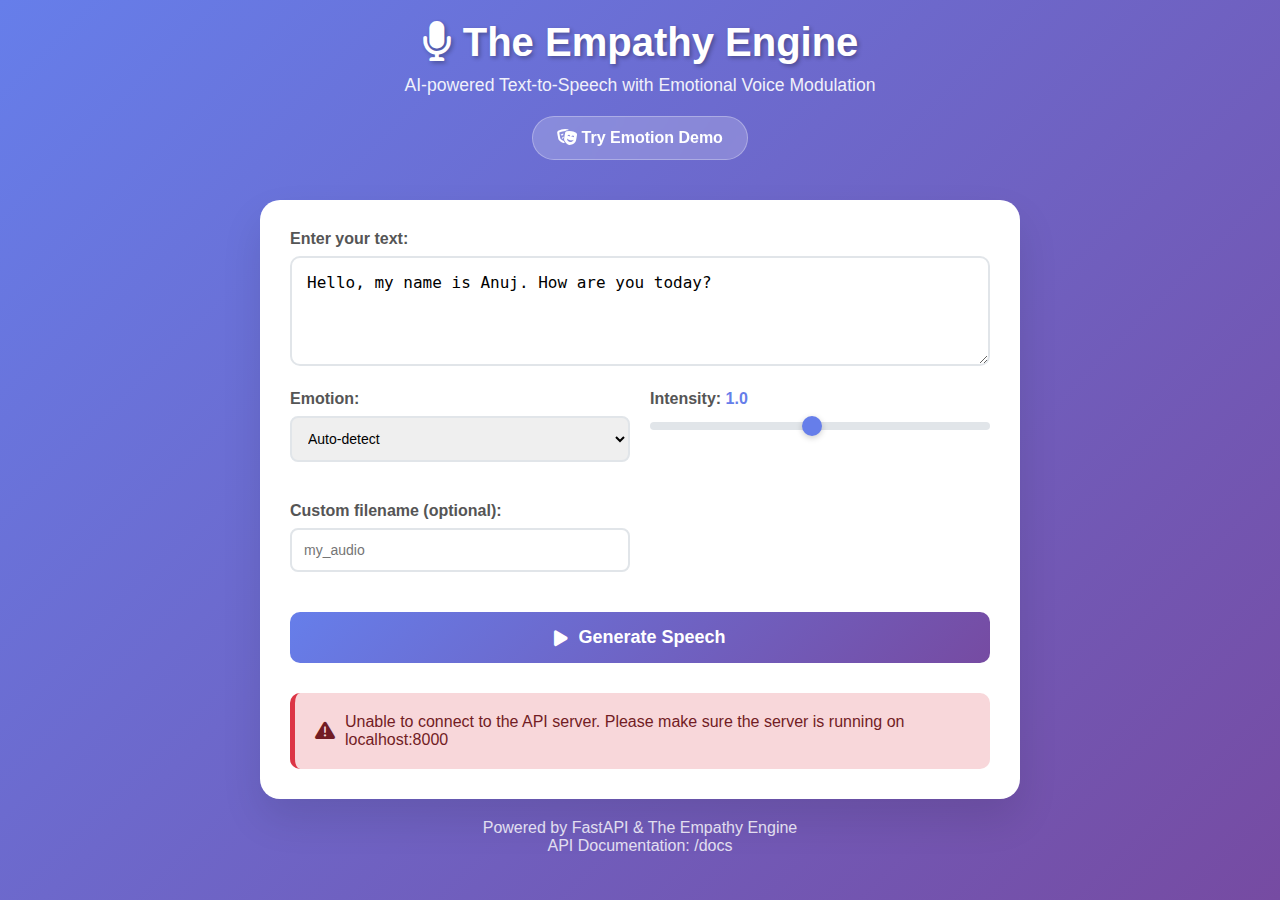
<file: static/index.html>
<!DOCTYPE html>
<html lang="en">
<head>
    <meta charset="UTF-8">
    <meta name="viewport" content="width=device-width, initial-scale=1.0">
    <title>The Empathy Engine - AI Voice Synthesis</title>
    <link rel="stylesheet" href="style.css">
    <link href="https://cdnjs.cloudflare.com/ajax/libs/font-awesome/6.0.0/css/all.min.css" rel="stylesheet">
</head>
<body>
    <div class="container">
        <header class="header">
            <h1><i class="fas fa-microphone"></i> The Empathy Engine</h1>
            <p>AI-powered Text-to-Speech with Emotional Voice Modulation</p>
            <div class="header-links">
                <a href="/demo" class="demo-link">
                    <i class="fas fa-theater-masks"></i> Try Emotion Demo
                </a>
            </div>
        </header>

        <main class="main-content">
            <div class="input-section">
                <div class="form-group">
                    <label for="textInput">Enter your text:</label>
                    <textarea 
                        id="textInput" 
                        placeholder="Type your message here... (e.g., Hello, my name is Anuj. How are you today?)"
                        rows="4"
                    ></textarea>
                </div>

                <div class="controls">
                    <div class="form-group">
                        <label for="emotionSelect">Emotion:</label>
                        <select id="emotionSelect">
                            <option value="">Auto-detect</option>
                            <option value="joy">Joy - Happy, cheerful</option>
                            <option value="sadness">Sadness - Somber, melancholic</option>
                            <option value="anger">Anger - Intense, forceful</option>
                            <option value="fear">Fear - Anxious, nervous</option>
                            <option value="surprise">Surprise - Excited, astonished</option>
                            <option value="disgust">Disgust - Contemptuous, dismissive</option>
                            <option value="neutral">Neutral - Calm, professional</option>
                        </select>
                    </div>

                    <div class="form-group">
                        <label for="intensitySlider">Intensity: <span id="intensityValue">1.0</span></label>
                        <input 
                            type="range" 
                            id="intensitySlider" 
                            min="0.1" 
                            max="2.0" 
                            step="0.1" 
                            value="1.0"
                        >
                    </div>

                    <div class="form-group">
                        <label for="filenameInput">Custom filename (optional):</label>
                        <input 
                            type="text" 
                            id="filenameInput" 
                            placeholder="my_audio"
                        >
                    </div>
                </div>

                <button id="generateBtn" class="generate-btn">
                    <i class="fas fa-play"></i> Generate Speech
                </button>
            </div>

            <div class="output-section" id="outputSection" style="display: none;">
                <div class="result-card">
                    <h3><i class="fas fa-check-circle"></i> Speech Generated Successfully!</h3>
                    <div class="result-details">
                        <div class="detail-item">
                            <strong>Emotion Detected:</strong>
                            <span id="detectedEmotion" class="emotion-badge"></span>
                        </div>
                        <div class="detail-item">
                            <strong>Vocal Parameters:</strong>
                            <div class="params">
                                <span>Rate: <span id="rateValue"></span>x</span>
                                <span>Pitch: <span id="pitchValue"></span>x</span>
                                <span>Volume: <span id="volumeValue"></span></span>
                            </div>
                        </div>
                        <div class="detail-item">
                            <strong>Audio File:</strong>
                            <span id="audioFilename"></span>
                        </div>
                    </div>
                    <div class="audio-controls">
                        <button id="playBtn" class="play-btn">
                            <i class="fas fa-play"></i> Play Audio
                        </button>
                        <button id="downloadBtn" class="download-btn">
                            <i class="fas fa-download"></i> Download
                        </button>
                    </div>
                </div>
            </div>

            <div class="loading" id="loading" style="display: none;">
                <div class="spinner"></div>
                <p>Generating your emotional speech...</p>
            </div>

            <div class="error" id="error" style="display: none;">
                <i class="fas fa-exclamation-triangle"></i>
                <p id="errorMessage"></p>
            </div>
        </main>

        <footer class="footer">
            <p>Powered by FastAPI & The Empathy Engine</p>
            <p>API Documentation: <a href="/docs" target="_blank">/docs</a></p>
        </footer>
    </div>

    <audio id="audioPlayer" preload="none"></audio>
    <script src="script.js"></script>
</body>
</html>
</file>
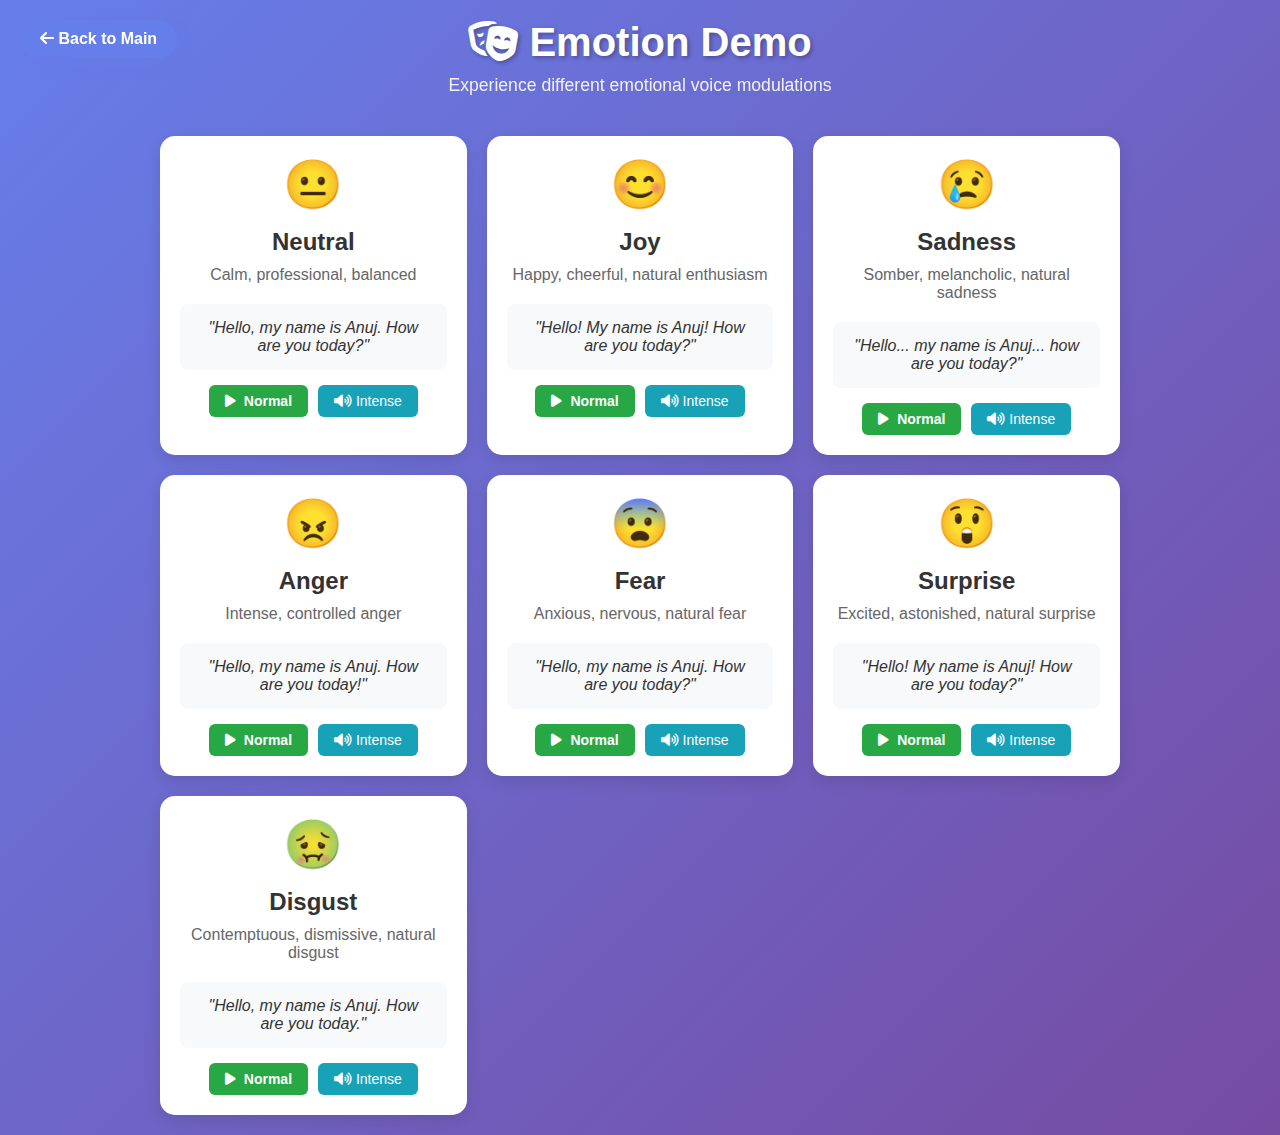
<file: static/demo.html>
<!DOCTYPE html>
<html lang="en">
<head>
    <meta charset="UTF-8">
    <meta name="viewport" content="width=device-width, initial-scale=1.0">
    <title>Emotion Demo - The Empathy Engine</title>
    <link rel="stylesheet" href="style.css">
    <link href="https://cdnjs.cloudflare.com/ajax/libs/font-awesome/6.0.0/css/all.min.css" rel="stylesheet">
    <style>
        .demo-container {
            max-width: 1000px;
            margin: 0 auto;
            padding: 20px;
        }
        
        .emotion-grid {
            display: grid;
            grid-template-columns: repeat(auto-fit, minmax(300px, 1fr));
            gap: 20px;
            margin-top: 30px;
        }
        
        .emotion-card {
            background: white;
            border-radius: 15px;
            padding: 20px;
            box-shadow: 0 5px 15px rgba(0,0,0,0.1);
            text-align: center;
            transition: transform 0.2s ease;
        }
        
        .emotion-card:hover {
            transform: translateY(-5px);
        }
        
        .emotion-icon {
            font-size: 3rem;
            margin-bottom: 15px;
        }
        
        .emotion-title {
            font-size: 1.5rem;
            font-weight: bold;
            margin-bottom: 10px;
            color: #333;
        }
        
        .emotion-description {
            color: #666;
            margin-bottom: 20px;
        }
        
        .demo-text {
            background: #f8f9fa;
            padding: 15px;
            border-radius: 8px;
            margin-bottom: 15px;
            font-style: italic;
        }
        
        .demo-controls {
            display: flex;
            gap: 10px;
            justify-content: center;
            flex-wrap: wrap;
        }
        
        .demo-btn {
            padding: 8px 16px;
            border: none;
            border-radius: 6px;
            cursor: pointer;
            font-size: 14px;
            transition: all 0.2s ease;
        }
        
        .play-btn {
            background: #28a745;
            color: white;
        }
        
        .play-btn:hover {
            background: #218838;
        }
        
        .intensity-btn {
            background: #17a2b8;
            color: white;
        }
        
        .intensity-btn:hover {
            background: #138496;
        }
        
        .back-btn {
            position: fixed;
            top: 20px;
            left: 20px;
            background: #667eea;
            color: white;
            padding: 10px 20px;
            border-radius: 25px;
            text-decoration: none;
            font-weight: 600;
            box-shadow: 0 5px 15px rgba(102, 126, 234, 0.3);
            transition: all 0.2s ease;
        }
        
        .back-btn:hover {
            transform: translateY(-2px);
            box-shadow: 0 8px 20px rgba(102, 126, 234, 0.4);
        }
    </style>
</head>
<body>
    <a href="/" class="back-btn">
        <i class="fas fa-arrow-left"></i> Back to Main
    </a>
    
    <div class="demo-container">
        <header class="header">
            <h1><i class="fas fa-theater-masks"></i> Emotion Demo</h1>
            <p>Experience different emotional voice modulations</p>
        </header>

        <div class="emotion-grid">
            <div class="emotion-card" data-emotion="neutral">
                <div class="emotion-icon">😐</div>
                <div class="emotion-title">Neutral</div>
                <div class="emotion-description">Calm, professional, balanced</div>
                <div class="demo-text">"Hello, my name is Anuj. How are you today?"</div>
                <div class="demo-controls">
                    <button class="demo-btn play-btn" onclick="playDemo('neutral', 1.0)">
                        <i class="fas fa-play"></i> Normal
                    </button>
                    <button class="demo-btn intensity-btn" onclick="playDemo('neutral', 1.5)">
                        <i class="fas fa-volume-up"></i> Intense
                    </button>
                </div>
            </div>

            <div class="emotion-card" data-emotion="joy">
                <div class="emotion-icon">😊</div>
                <div class="emotion-title">Joy</div>
                <div class="emotion-description">Happy, cheerful, natural enthusiasm</div>
                <div class="demo-text">"Hello! My name is Anuj! How are you today?"</div>
                <div class="demo-controls">
                    <button class="demo-btn play-btn" onclick="playDemo('joy', 1.0)">
                        <i class="fas fa-play"></i> Normal
                    </button>
                    <button class="demo-btn intensity-btn" onclick="playDemo('joy', 1.5)">
                        <i class="fas fa-volume-up"></i> Intense
                    </button>
                </div>
            </div>

            <div class="emotion-card" data-emotion="sadness">
                <div class="emotion-icon">😢</div>
                <div class="emotion-title">Sadness</div>
                <div class="emotion-description">Somber, melancholic, natural sadness</div>
                <div class="demo-text">"Hello... my name is Anuj... how are you today?"</div>
                <div class="demo-controls">
                    <button class="demo-btn play-btn" onclick="playDemo('sadness', 1.0)">
                        <i class="fas fa-play"></i> Normal
                    </button>
                    <button class="demo-btn intensity-btn" onclick="playDemo('sadness', 1.5)">
                        <i class="fas fa-volume-up"></i> Intense
                    </button>
                </div>
            </div>

            <div class="emotion-card" data-emotion="anger">
                <div class="emotion-icon">😠</div>
                <div class="emotion-title">Anger</div>
                <div class="emotion-description">Intense, controlled anger</div>
                <div class="demo-text">"Hello, my name is Anuj. How are you today!"</div>
                <div class="demo-controls">
                    <button class="demo-btn play-btn" onclick="playDemo('anger', 1.0)">
                        <i class="fas fa-play"></i> Normal
                    </button>
                    <button class="demo-btn intensity-btn" onclick="playDemo('anger', 1.5)">
                        <i class="fas fa-volume-up"></i> Intense
                    </button>
                </div>
            </div>

            <div class="emotion-card" data-emotion="fear">
                <div class="emotion-icon">😨</div>
                <div class="emotion-title">Fear</div>
                <div class="emotion-description">Anxious, nervous, natural fear</div>
                <div class="demo-text">"Hello, my name is Anuj. How are you today?"</div>
                <div class="demo-controls">
                    <button class="demo-btn play-btn" onclick="playDemo('fear', 1.0)">
                        <i class="fas fa-play"></i> Normal
                    </button>
                    <button class="demo-btn intensity-btn" onclick="playDemo('fear', 1.5)">
                        <i class="fas fa-volume-up"></i> Intense
                    </button>
                </div>
            </div>

            <div class="emotion-card" data-emotion="surprise">
                <div class="emotion-icon">😲</div>
                <div class="emotion-title">Surprise</div>
                <div class="emotion-description">Excited, astonished, natural surprise</div>
                <div class="demo-text">"Hello! My name is Anuj! How are you today?"</div>
                <div class="demo-controls">
                    <button class="demo-btn play-btn" onclick="playDemo('surprise', 1.0)">
                        <i class="fas fa-play"></i> Normal
                    </button>
                    <button class="demo-btn intensity-btn" onclick="playDemo('surprise', 1.5)">
                        <i class="fas fa-volume-up"></i> Intense
                    </button>
                </div>
            </div>

            <div class="emotion-card" data-emotion="disgust">
                <div class="emotion-icon">🤢</div>
                <div class="emotion-title">Disgust</div>
                <div class="emotion-description">Contemptuous, dismissive, natural disgust</div>
                <div class="demo-text">"Hello, my name is Anuj. How are you today."</div>
                <div class="demo-controls">
                    <button class="demo-btn play-btn" onclick="playDemo('disgust', 1.0)">
                        <i class="fas fa-play"></i> Normal
                    </button>
                    <button class="demo-btn intensity-btn" onclick="playDemo('disgust', 1.5)">
                        <i class="fas fa-volume-up"></i> Intense
                    </button>
                </div>
            </div>
        </div>
    </div>

    <audio id="audioPlayer" preload="none"></audio>

    <script>
        const audioPlayer = document.getElementById('audioPlayer');
        const apiBaseUrl = 'http://localhost:8000';

        async function playDemo(emotion, intensity) {
            const text = "Hello, my name is Anuj. How are you today?";
            
            try {
                // Show loading state
                const button = event.target;
                const originalText = button.innerHTML;
                button.innerHTML = '<i class="fas fa-spinner fa-spin"></i> Generating...';
                button.disabled = true;

                // Make API request
                const response = await fetch(`${apiBaseUrl}/synthesize`, {
                    method: 'POST',
                    headers: {
                        'Content-Type': 'application/json',
                    },
                    body: JSON.stringify({
                        text: text,
                        emotion_override: emotion,
                        intensity: intensity,
                        filename: `demo_${emotion}_${intensity}`
                    })
                });

                if (!response.ok) {
                    throw new Error(`HTTP error! status: ${response.status}`);
                }

                const result = await response.json();
                
                // Play the audio
                const audioUrl = `${apiBaseUrl}/audio/${result.audio_file_path}`;
                audioPlayer.src = audioUrl;
                await audioPlayer.play();

                // Reset button
                button.innerHTML = originalText;
                button.disabled = false;

            } catch (error) {
                console.error('Error playing demo:', error);
                alert(`Failed to generate speech: ${error.message}`);
                
                // Reset button
                const button = event.target;
                button.innerHTML = originalText;
                button.disabled = false;
            }
        }

        // Add some visual feedback
        document.addEventListener('click', (e) => {
            if (e.target.classList.contains('demo-btn')) {
                e.target.style.transform = 'scale(0.95)';
                setTimeout(() => {
                    e.target.style.transform = 'scale(1)';
                }, 150);
            }
        });
    </script>
</body>
</html>
</file>
<file: static/style.css>
/* Reset and Base Styles */
* {
    margin: 0;
    padding: 0;
    box-sizing: border-box;
}

body {
    font-family: 'Segoe UI', Tahoma, Geneva, Verdana, sans-serif;
    background: linear-gradient(135deg, #667eea 0%, #764ba2 100%);
    min-height: 100vh;
    color: #333;
}

.container {
    max-width: 800px;
    margin: 0 auto;
    padding: 20px;
}

/* Header */
.header {
    text-align: center;
    margin-bottom: 40px;
    color: white;
}

.header h1 {
    font-size: 2.5rem;
    margin-bottom: 10px;
    text-shadow: 2px 2px 4px rgba(0,0,0,0.3);
}

.header p {
    font-size: 1.1rem;
    opacity: 0.9;
    margin-bottom: 20px;
}

.header-links {
    margin-top: 20px;
}

.demo-link {
    display: inline-block;
    background: rgba(255, 255, 255, 0.2);
    color: white;
    padding: 12px 24px;
    border-radius: 25px;
    text-decoration: none;
    font-weight: 600;
    transition: all 0.3s ease;
    backdrop-filter: blur(10px);
    border: 1px solid rgba(255, 255, 255, 0.3);
}

.demo-link:hover {
    background: rgba(255, 255, 255, 0.3);
    transform: translateY(-2px);
    box-shadow: 0 5px 15px rgba(0, 0, 0, 0.2);
}

/* Main Content */
.main-content {
    background: white;
    border-radius: 20px;
    padding: 30px;
    box-shadow: 0 20px 40px rgba(0,0,0,0.1);
    margin-bottom: 20px;
}

/* Form Styles */
.input-section {
    margin-bottom: 30px;
}

.form-group {
    margin-bottom: 20px;
}

.form-group label {
    display: block;
    margin-bottom: 8px;
    font-weight: 600;
    color: #555;
}

#textInput {
    width: 100%;
    padding: 15px;
    border: 2px solid #e1e5e9;
    border-radius: 10px;
    font-size: 16px;
    resize: vertical;
    transition: border-color 0.3s ease;
}

#textInput:focus {
    outline: none;
    border-color: #667eea;
    box-shadow: 0 0 0 3px rgba(102, 126, 234, 0.1);
}

.controls {
    display: grid;
    grid-template-columns: 1fr 1fr;
    gap: 20px;
    margin-bottom: 20px;
}

@media (max-width: 600px) {
    .controls {
        grid-template-columns: 1fr;
    }
}

select, input[type="text"] {
    width: 100%;
    padding: 12px;
    border: 2px solid #e1e5e9;
    border-radius: 8px;
    font-size: 14px;
    transition: border-color 0.3s ease;
}

select:focus, input[type="text"]:focus {
    outline: none;
    border-color: #667eea;
}

/* Intensity Slider */
#intensitySlider {
    width: 100%;
    height: 8px;
    border-radius: 4px;
    background: #e1e5e9;
    outline: none;
    -webkit-appearance: none;
}

#intensitySlider::-webkit-slider-thumb {
    -webkit-appearance: none;
    appearance: none;
    width: 20px;
    height: 20px;
    border-radius: 50%;
    background: #667eea;
    cursor: pointer;
    box-shadow: 0 2px 6px rgba(0,0,0,0.2);
}

#intensitySlider::-moz-range-thumb {
    width: 20px;
    height: 20px;
    border-radius: 50%;
    background: #667eea;
    cursor: pointer;
    border: none;
    box-shadow: 0 2px 6px rgba(0,0,0,0.2);
}

#intensityValue {
    color: #667eea;
    font-weight: bold;
}

/* Generate Button */
.generate-btn {
    width: 100%;
    padding: 15px 30px;
    background: linear-gradient(135deg, #667eea 0%, #764ba2 100%);
    color: white;
    border: none;
    border-radius: 10px;
    font-size: 18px;
    font-weight: 600;
    cursor: pointer;
    transition: transform 0.2s ease, box-shadow 0.2s ease;
    display: flex;
    align-items: center;
    justify-content: center;
    gap: 10px;
}

.generate-btn:hover {
    transform: translateY(-2px);
    box-shadow: 0 10px 20px rgba(102, 126, 234, 0.3);
}

.generate-btn:active {
    transform: translateY(0);
}

.generate-btn:disabled {
    opacity: 0.6;
    cursor: not-allowed;
    transform: none;
}

/* Output Section */
.output-section {
    margin-top: 30px;
}

.result-card {
    background: #f8f9fa;
    border-radius: 15px;
    padding: 25px;
    border-left: 5px solid #28a745;
}

.result-card h3 {
    color: #28a745;
    margin-bottom: 20px;
    display: flex;
    align-items: center;
    gap: 10px;
}

.result-details {
    margin-bottom: 20px;
}

.detail-item {
    margin-bottom: 15px;
}

.detail-item strong {
    display: block;
    margin-bottom: 5px;
    color: #555;
}

.emotion-badge {
    background: #667eea;
    color: white;
    padding: 4px 12px;
    border-radius: 20px;
    font-size: 14px;
    font-weight: 500;
    text-transform: capitalize;
}

.params {
    display: flex;
    gap: 20px;
    flex-wrap: wrap;
}

.params span {
    background: white;
    padding: 8px 12px;
    border-radius: 8px;
    font-size: 14px;
    border: 1px solid #e1e5e9;
}

/* Audio Controls */
.audio-controls {
    display: flex;
    gap: 15px;
    flex-wrap: wrap;
}

.play-btn, .download-btn {
    padding: 12px 24px;
    border: none;
    border-radius: 8px;
    font-size: 14px;
    font-weight: 600;
    cursor: pointer;
    transition: all 0.2s ease;
    display: flex;
    align-items: center;
    gap: 8px;
}

.play-btn {
    background: #28a745;
    color: white;
}

.play-btn:hover {
    background: #218838;
    transform: translateY(-1px);
}

.download-btn {
    background: #17a2b8;
    color: white;
}

.download-btn:hover {
    background: #138496;
    transform: translateY(-1px);
}

/* Loading Spinner */
.loading {
    text-align: center;
    padding: 40px;
}

.spinner {
    width: 50px;
    height: 50px;
    border: 4px solid #f3f3f3;
    border-top: 4px solid #667eea;
    border-radius: 50%;
    animation: spin 1s linear infinite;
    margin: 0 auto 20px;
}

@keyframes spin {
    0% { transform: rotate(0deg); }
    100% { transform: rotate(360deg); }
}

.loading p {
    color: #666;
    font-size: 16px;
}

/* Error Message */
.error {
    background: #f8d7da;
    color: #721c24;
    padding: 20px;
    border-radius: 10px;
    border-left: 5px solid #dc3545;
    display: flex;
    align-items: center;
    gap: 10px;
}

.error i {
    font-size: 20px;
}

/* Footer */
.footer {
    text-align: center;
    color: white;
    opacity: 0.8;
}

.footer a {
    color: white;
    text-decoration: none;
}

.footer a:hover {
    text-decoration: underline;
}

/* Responsive Design */
@media (max-width: 600px) {
    .container {
        padding: 10px;
    }
    
    .header h1 {
        font-size: 2rem;
    }
    
    .main-content {
        padding: 20px;
    }
    
    .controls {
        grid-template-columns: 1fr;
    }
    
    .params {
        flex-direction: column;
        gap: 10px;
    }
    
    .audio-controls {
        flex-direction: column;
    }
    
    .play-btn, .download-btn {
        width: 100%;
        justify-content: center;
    }
}
</file>
